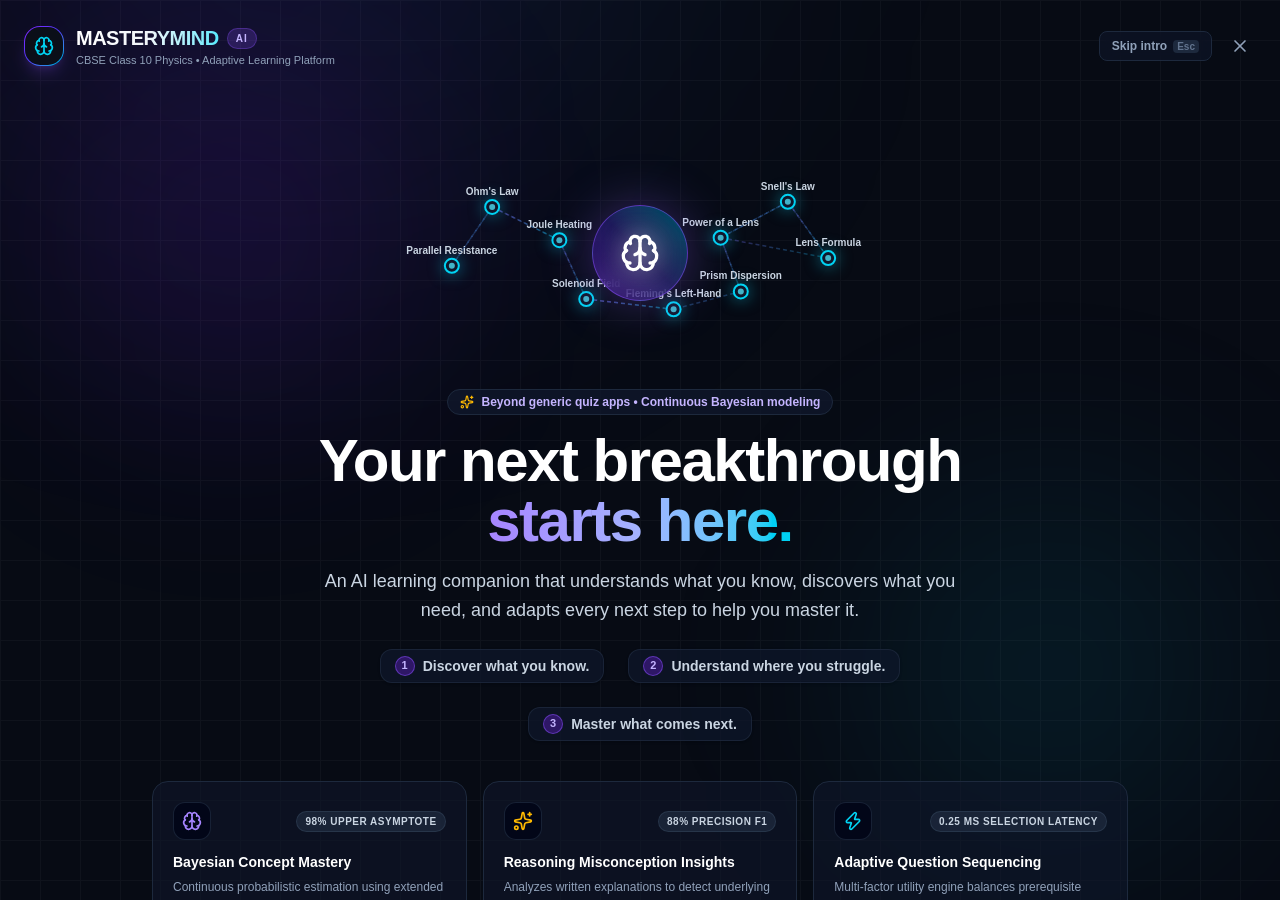
<file: index.html>
<!doctype html>
<html lang="en">
  <head>
    <meta charset="UTF-8" />
    <link rel="icon" type="image/svg+xml" href="./favicon.svg" />
    <meta name="viewport" content="width=device-width, initial-scale=1.0" />
    <title>MASTERYMIND AI — Adaptive Exam Preparation Platform</title>
    <meta name="description" content="Every answer teaches us how to teach you better. Adaptive exam-preparation platform for CBSE Class 10 Science (Physics)." />
    <script type="module" crossorigin src="./assets/index-Bjwi6DML.js"></script>
    <link rel="stylesheet" crossorigin href="./assets/index-6aD4DXI3.css">
  </head>
  <body class="bg-[#070b14] text-white">
    <div id="root"></div>
  </body>
</html>
</file>
